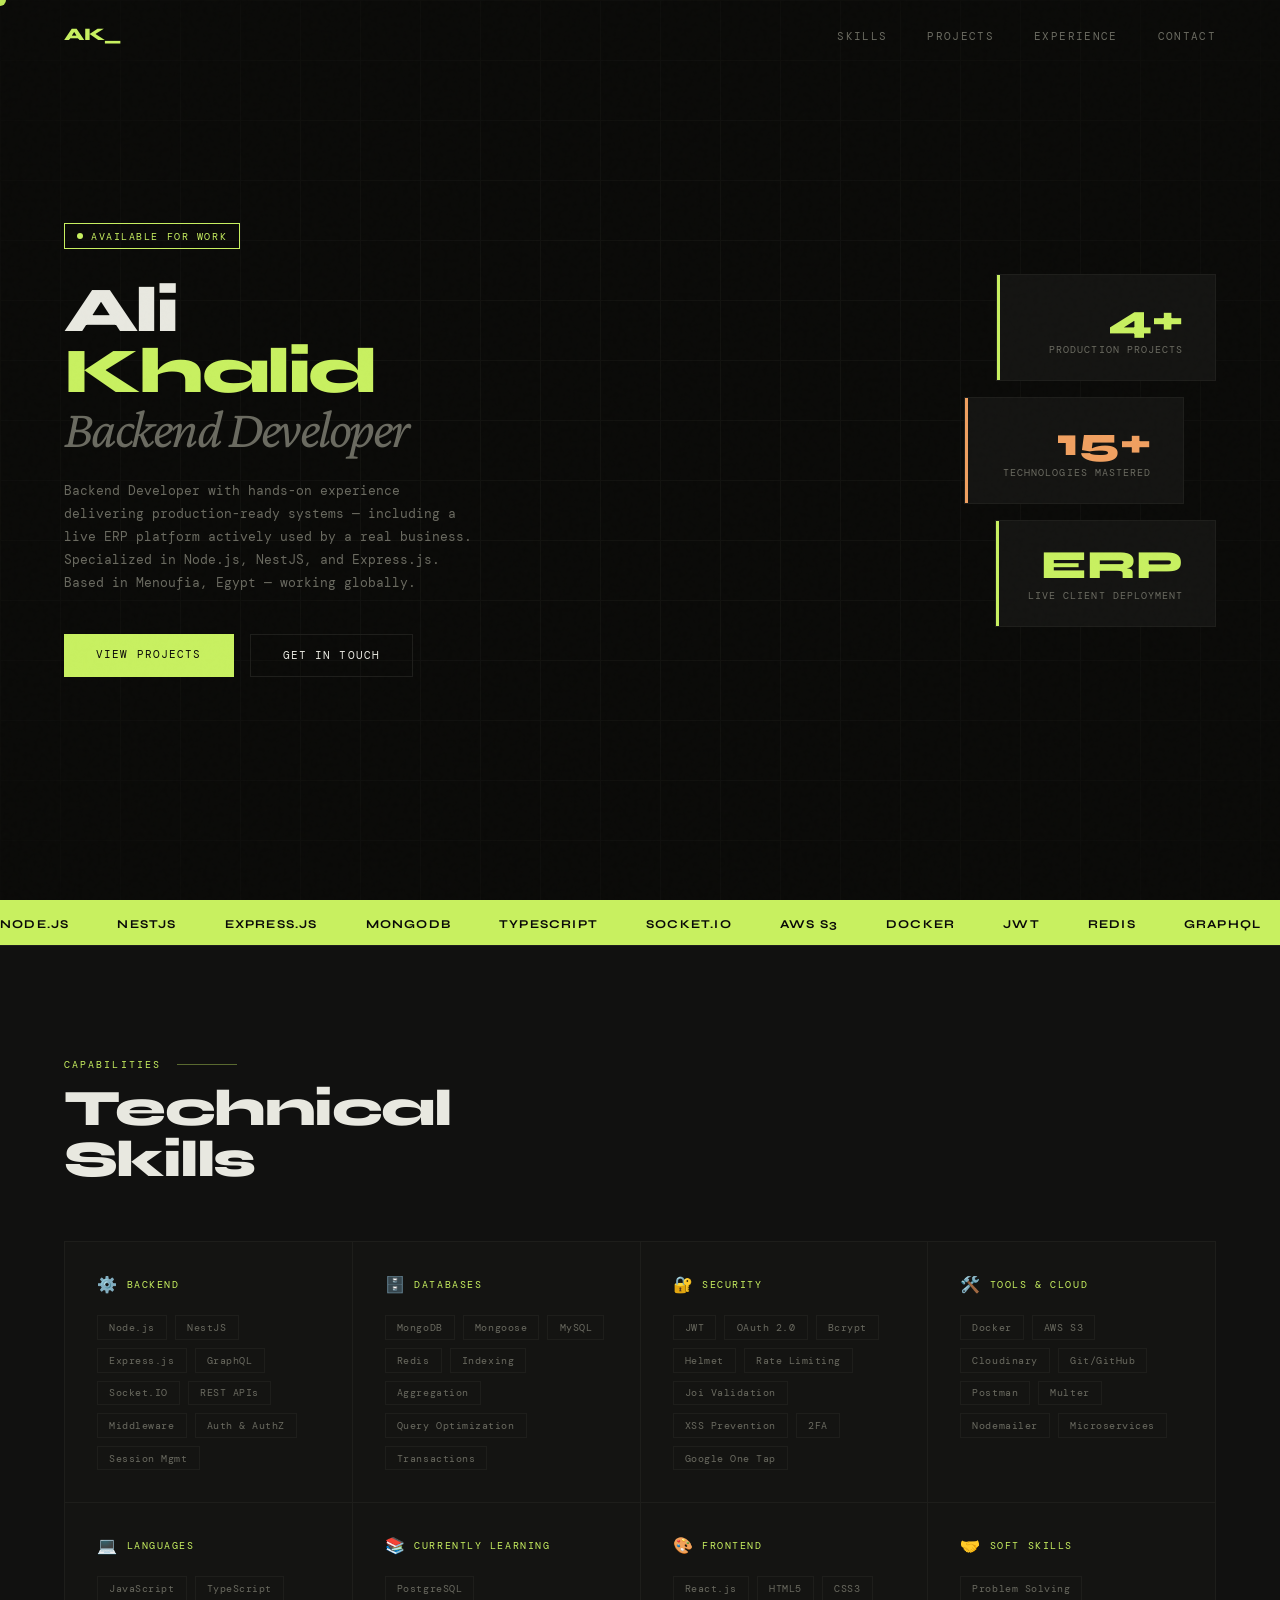
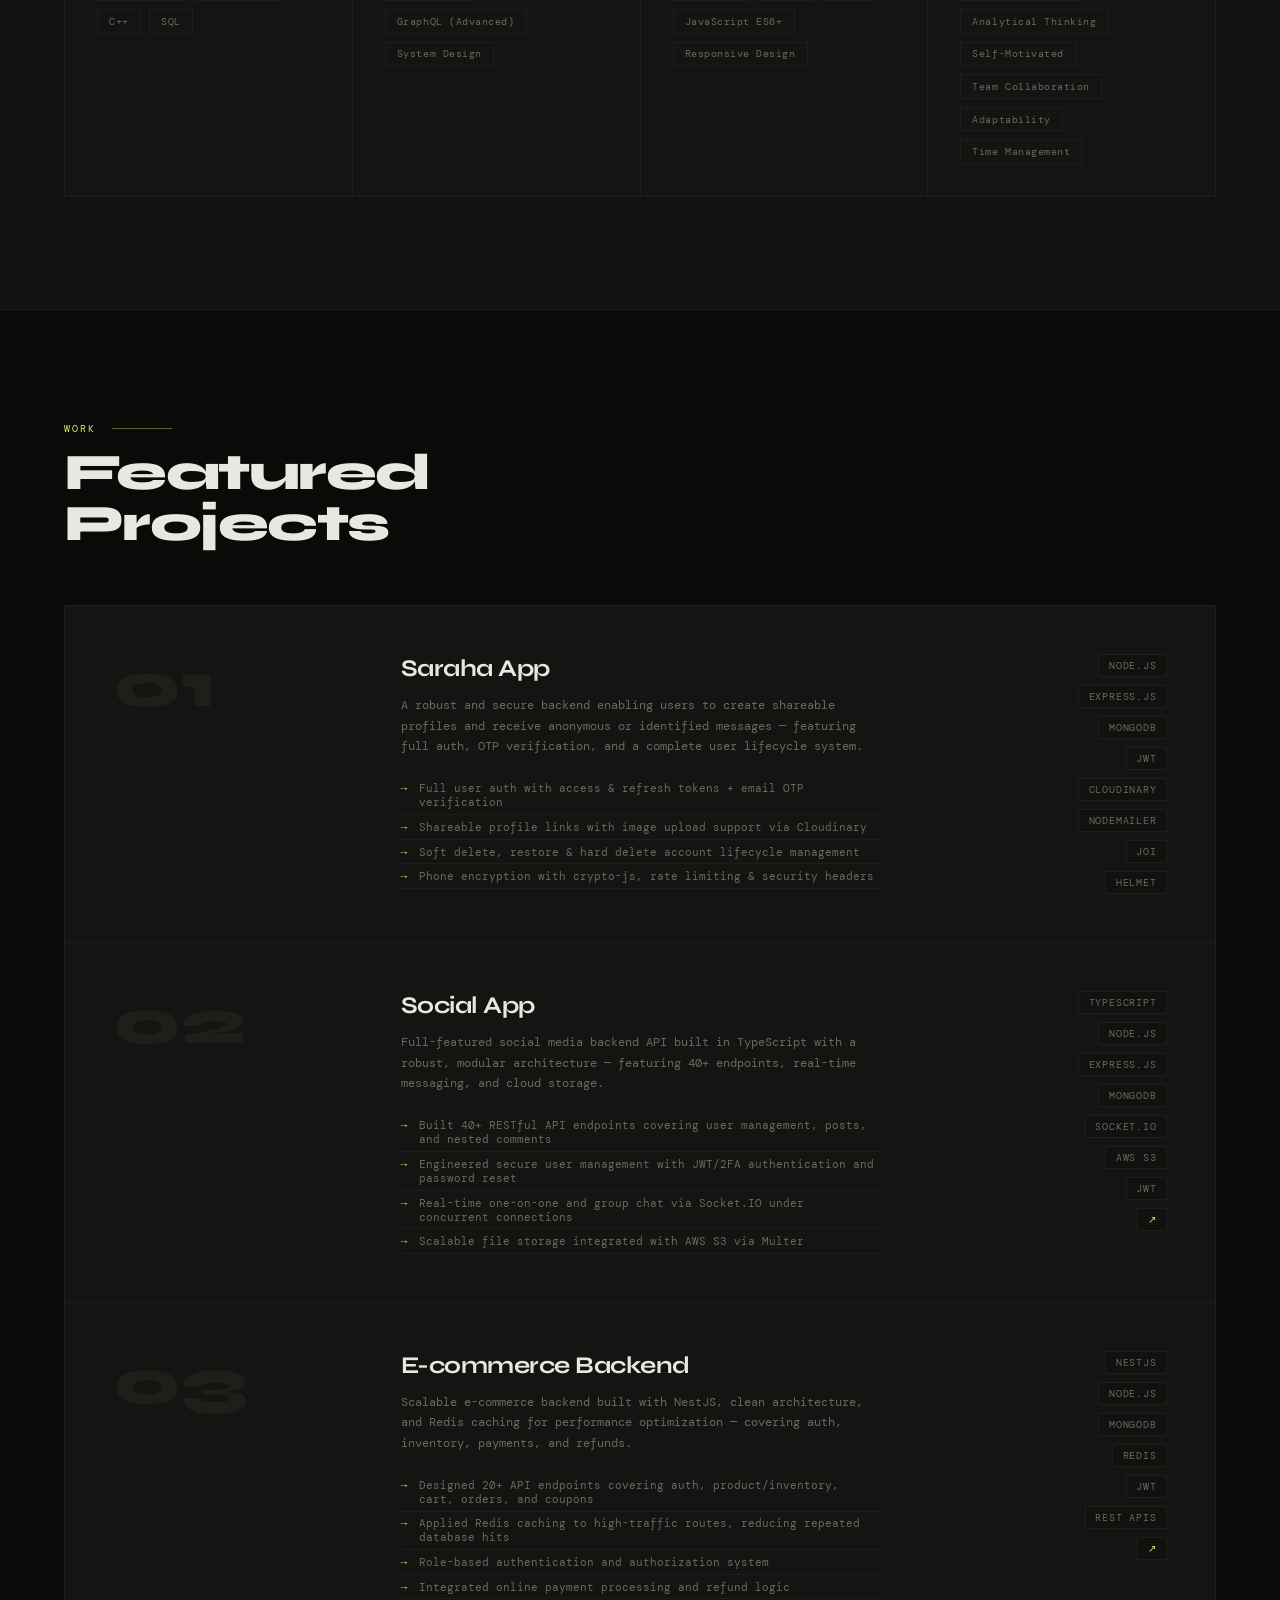
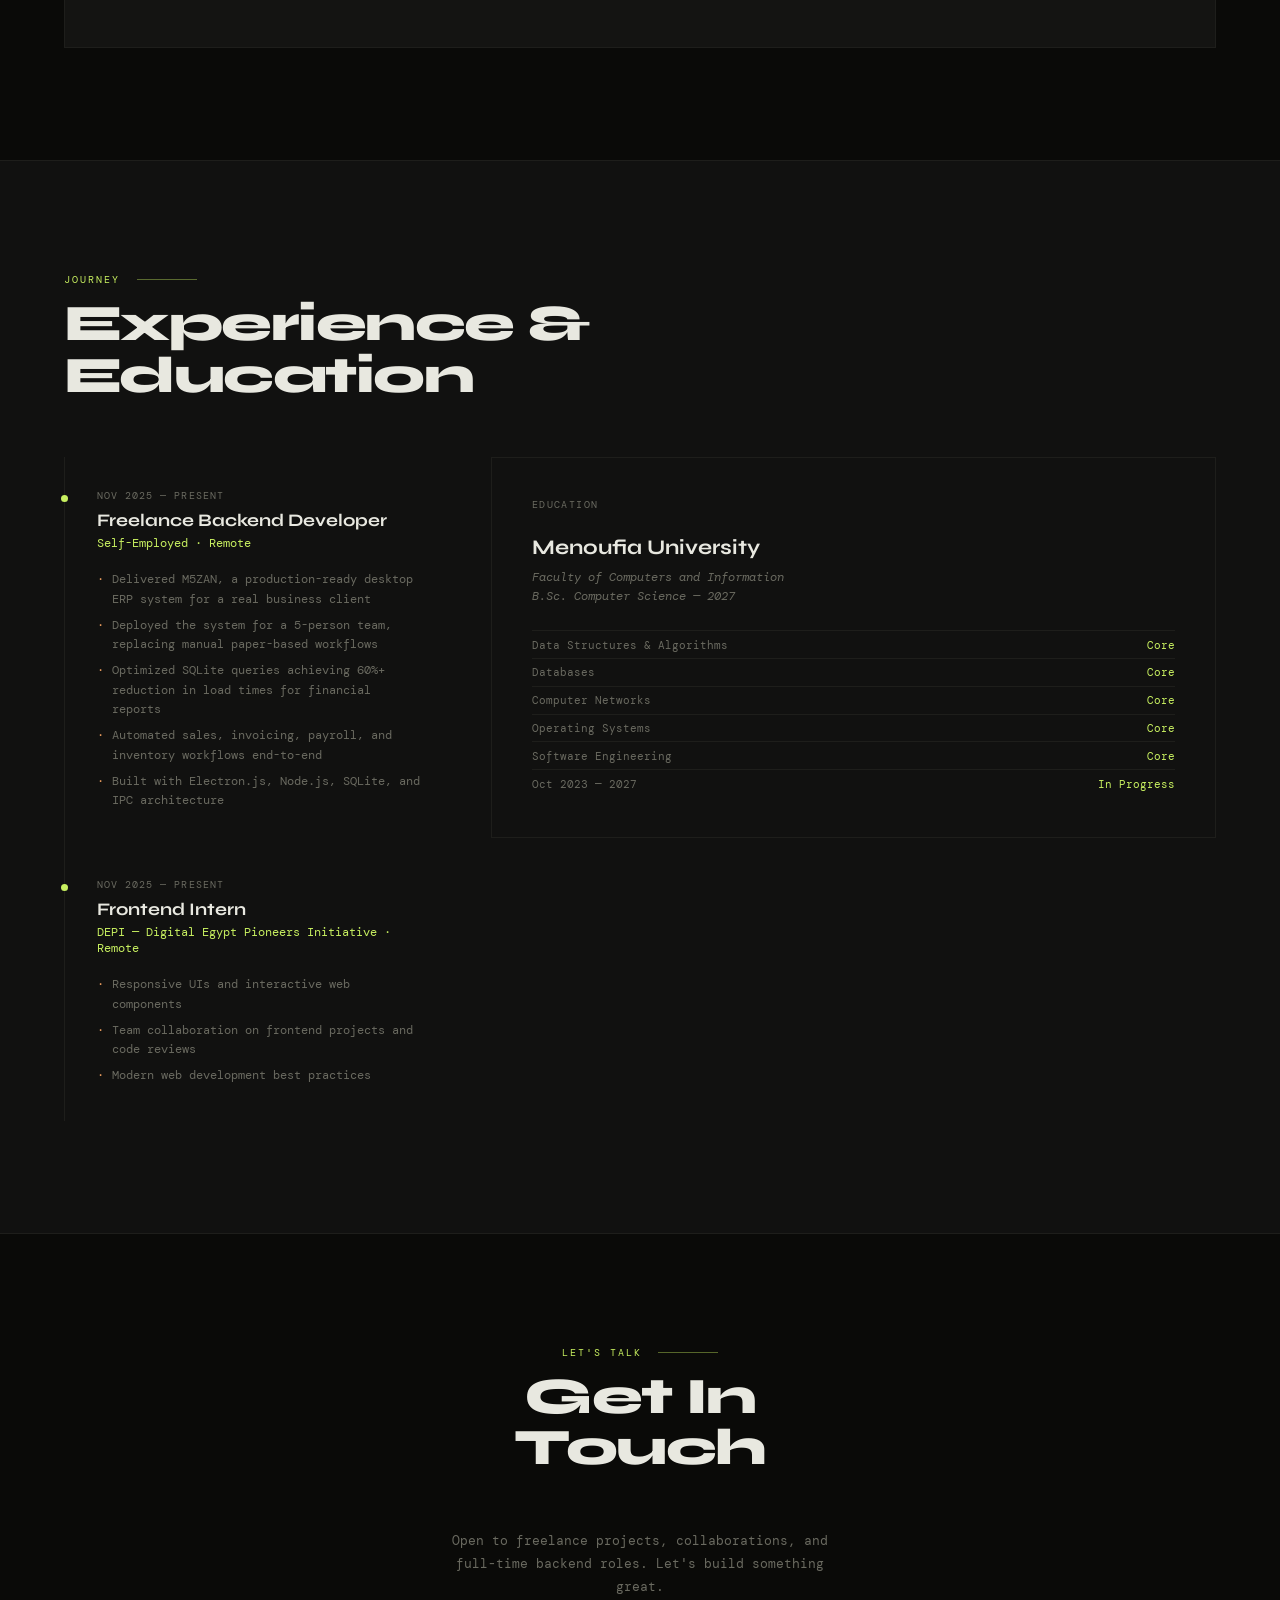
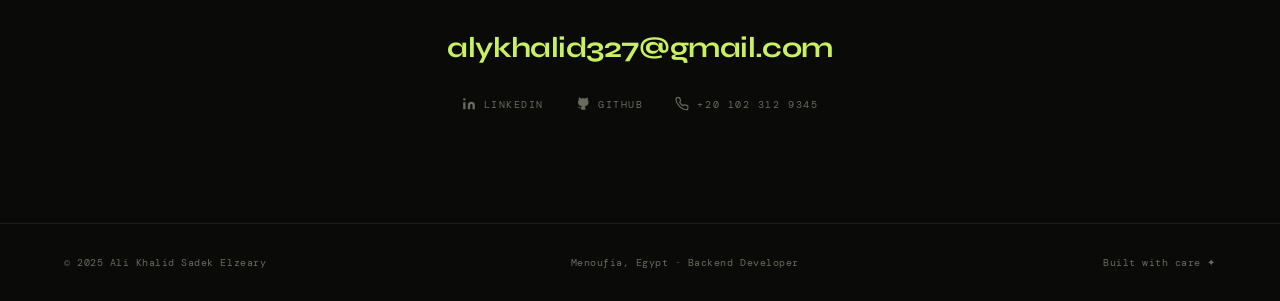
<file: index.html>
<!DOCTYPE html>
<html lang="en">
<head>
<meta charset="UTF-8">
<meta name="viewport" content="width=device-width, initial-scale=1.0">
<title>Ali Khalid — Backend Developer</title>
<link href="https://fonts.googleapis.com/css2?family=Syne:wght@400;600;700;800&family=DM+Mono:ital,wght@0,300;0,400;1,300&family=Crimson+Pro:ital,wght@0,300;1,300&display=swap" rel="stylesheet">
<link rel="stylesheet" href="main.css">
</head>
<body>

<div class="cursor" id="cursor"></div>

<!-- NAV -->
<nav id="nav">
  <a href="#" class="nav-logo">AK_</a>
  <ul class="nav-links">
    <li><a href="#skills">Skills</a></li>
    <li><a href="#projects">Projects</a></li>
    <li><a href="#experience">Experience</a></li>
    <li><a href="#contact">Contact</a></li>
  </ul>
</nav>

<!-- HERO -->
<section id="hero">
  <div class="hero-grid-bg"></div>
  <div class="hero-left">
    <div class="hero-tag">Available for Work</div>
    <h1>
      Ali<br>
      <span class="accent">Khalid</span>
      <span class="line2">Backend Developer</span>
    </h1>
    <p class="hero-desc">
      Backend Developer with hands-on experience delivering production-ready systems — including a live ERP platform actively used by a real business. Specialized in Node.js, NestJS, and Express.js. Based in Menoufia, Egypt — working globally.
    </p>
    <div class="hero-ctas">
      <a href="#projects" class="btn-primary">View Projects</a>
      <a href="#contact" class="btn-outline">Get in Touch</a>
    </div>
  </div>
  <div class="hero-right">
    <div class="stat-card">
      <div class="stat-num">4+</div>
      <div class="stat-label">Production Projects</div>
    </div>
    <div class="stat-card">
      <div class="stat-num">15+</div>
      <div class="stat-label">Technologies Mastered</div>
    </div>
    <div class="stat-card">
      <div class="stat-num">ERP</div>
      <div class="stat-label">Live Client Deployment</div>
    </div>
  </div>
</section>

<!-- MARQUEE -->
<div class="marquee-wrap">
  <div class="marquee-inner">
    <span>Node.js</span><span>NestJS</span><span>Express.js</span><span>MongoDB</span><span>TypeScript</span><span>Socket.IO</span><span>AWS S3</span><span>Docker</span><span>JWT</span><span>Redis</span><span>GraphQL</span><span>Electron.js</span><span>SQLite</span><span>C++</span><span>PostgreSQL</span>
    <span>Node.js</span><span>NestJS</span><span>Express.js</span><span>MongoDB</span><span>TypeScript</span><span>Socket.IO</span><span>AWS S3</span><span>Docker</span><span>JWT</span><span>Redis</span><span>GraphQL</span><span>Electron.js</span><span>SQLite</span><span>C++</span><span>PostgreSQL</span>
  </div>
</div>

<!-- SKILLS -->
<section id="skills">
  <div class="section-label">Capabilities</div>
  <h2>Technical<br>Skills</h2>
  <div class="skills-grid reveal">
    <div class="skill-group">
      <div class="skill-group-title"><span class="icon">⚙️</span> Backend</div>
      <div class="skill-tags">
        <span class="skill-tag">Node.js</span>
        <span class="skill-tag">NestJS</span>
        <span class="skill-tag">Express.js</span>
        <span class="skill-tag">GraphQL</span>
        <span class="skill-tag">Socket.IO</span>
        <span class="skill-tag">REST APIs</span>
        <span class="skill-tag">Middleware</span>
        <span class="skill-tag">Auth & AuthZ</span>
        <span class="skill-tag">Session Mgmt</span>
      </div>
    </div>
    <div class="skill-group">
      <div class="skill-group-title"><span class="icon">🗄️</span> Databases</div>
      <div class="skill-tags">
        <span class="skill-tag">MongoDB</span>
        <span class="skill-tag">Mongoose</span>
        <span class="skill-tag">MySQL</span>
        <span class="skill-tag">Redis</span>
        <span class="skill-tag">Indexing</span>
        <span class="skill-tag">Aggregation</span>
        <span class="skill-tag">Query Optimization</span>
        <span class="skill-tag">Transactions</span>
      </div>
    </div>
    <div class="skill-group">
      <div class="skill-group-title"><span class="icon">🔐</span> Security</div>
      <div class="skill-tags">
        <span class="skill-tag">JWT</span>
        <span class="skill-tag">OAuth 2.0</span>
        <span class="skill-tag">Bcrypt</span>
        <span class="skill-tag">Helmet</span>
        <span class="skill-tag">Rate Limiting</span>
        <span class="skill-tag">Joi Validation</span>
        <span class="skill-tag">XSS Prevention</span>
        <span class="skill-tag">2FA</span>
        <span class="skill-tag">Google One Tap</span>
      </div>
    </div>
    <div class="skill-group">
      <div class="skill-group-title"><span class="icon">🛠️</span> Tools & Cloud</div>
      <div class="skill-tags">
        <span class="skill-tag">Docker</span>
        <span class="skill-tag">AWS S3</span>
        <span class="skill-tag">Cloudinary</span>
        <span class="skill-tag">Git/GitHub</span>
        <span class="skill-tag">Postman</span>
        <span class="skill-tag">Multer</span>
        <span class="skill-tag">Nodemailer</span>
        <span class="skill-tag">Microservices</span>
      </div>
    </div>
    <div class="skill-group">
      <div class="skill-group-title"><span class="icon">💻</span> Languages</div>
      <div class="skill-tags">
        <span class="skill-tag">JavaScript</span>
        <span class="skill-tag">TypeScript</span>
        <span class="skill-tag">C++</span>
        <span class="skill-tag">SQL</span>
      </div>
    </div>
    <div class="skill-group">
      <div class="skill-group-title"><span class="icon">📚</span> Currently Learning</div>
      <div class="skill-tags">
        <span class="skill-tag">PostgreSQL</span>
        <span class="skill-tag">GraphQL (Advanced)</span>
        <span class="skill-tag">System Design</span>
      </div>
    </div>
    <div class="skill-group">
      <div class="skill-group-title"><span class="icon">🎨</span> Frontend</div>
      <div class="skill-tags">
        <span class="skill-tag">React.js</span>
        <span class="skill-tag">HTML5</span>
        <span class="skill-tag">CSS3</span>
        <span class="skill-tag">JavaScript ES6+</span>
        <span class="skill-tag">Responsive Design</span>
      </div>
    </div>
    <div class="skill-group">
      <div class="skill-group-title"><span class="icon">🤝</span> Soft Skills</div>
      <div class="skill-tags">
        <span class="skill-tag">Problem Solving</span>
        <span class="skill-tag">Analytical Thinking</span>
        <span class="skill-tag">Self-Motivated</span>
        <span class="skill-tag">Team Collaboration</span>
        <span class="skill-tag">Adaptability</span>
        <span class="skill-tag">Time Management</span>
      </div>
    </div>
  </div>
</section>

<!-- PROJECTS -->
<section id="projects">
  <div class="section-label">Work</div>
  <h2>Featured<br>Projects</h2>
  <div class="projects-list">

    <div class="project-card reveal">
      <div class="project-num">01</div>
      <div>
        <div class="project-name">Saraha App</div>
        <p class="project-desc">A robust and secure backend enabling users to create shareable profiles and receive anonymous or identified messages — featuring full auth, OTP verification, and a complete user lifecycle system.</p>
        <ul class="project-highlights">
          <li>Full user auth with access & refresh tokens + email OTP verification</li>
          <li>Shareable profile links with image upload support via Cloudinary</li>
          <li>Soft delete, restore & hard delete account lifecycle management</li>
          <li>Phone encryption with crypto-js, rate limiting & security headers</li>
        </ul>
      </div>
      <div class="project-stack">
        <span class="stack-tag">Node.js</span>
        <span class="stack-tag">Express.js</span>
        <span class="stack-tag">MongoDB</span>
        <span class="stack-tag">JWT</span>
        <span class="stack-tag">Cloudinary</span>
        <span class="stack-tag">Nodemailer</span>
        <span class="stack-tag">Joi</span>
        <span class="stack-tag">Helmet</span>
      </div>
    </div>

    <div class="project-card reveal">
      <div class="project-num">02</div>
      <div>
        <div class="project-name">Social App</div>
        <p class="project-desc">Full-featured social media backend API built in TypeScript with a robust, modular architecture — featuring 40+ endpoints, real-time messaging, and cloud storage.</p>
        <ul class="project-highlights">
          <li>Built 40+ RESTful API endpoints covering user management, posts, and nested comments</li>
          <li>Engineered secure user management with JWT/2FA authentication and password reset</li>
          <li>Real-time one-on-one and group chat via Socket.IO under concurrent connections</li>
          <li>Scalable file storage integrated with AWS S3 via Multer</li>
        </ul>
      </div>
      <div class="project-stack">
        <span class="stack-tag">TypeScript</span>
        <span class="stack-tag">Node.js</span>
        <span class="stack-tag">Express.js</span>
        <span class="stack-tag">MongoDB</span>
        <span class="stack-tag">Socket.IO</span>
        <span class="stack-tag">AWS S3</span>
        <span class="stack-tag">JWT</span>
        <span class="stack-tag"><a href="https://github.com/alyKhalid3/SocialApp" target="_blank" style="color:var(--accent);text-decoration:none;">↗</a></span>
      </div>
    </div>

    <div class="project-card reveal">
      <div class="project-num">03</div>
      <div>
        <div class="project-name">E-commerce Backend</div>
        <p class="project-desc">Scalable e-commerce backend built with NestJS, clean architecture, and Redis caching for performance optimization — covering auth, inventory, payments, and refunds.</p>
        <ul class="project-highlights">
          <li>Designed 20+ API endpoints covering auth, product/inventory, cart, orders, and coupons</li>
          <li>Applied Redis caching to high-traffic routes, reducing repeated database hits</li>
          <li>Role-based authentication and authorization system</li>
          <li>Integrated online payment processing and refund logic</li>
        </ul>
      </div>
      <div class="project-stack">
        <span class="stack-tag">NestJS</span>
        <span class="stack-tag">Node.js</span>
        <span class="stack-tag">MongoDB</span>
        <span class="stack-tag">Redis</span>
        <span class="stack-tag">JWT</span>
        <span class="stack-tag">REST APIs</span>
        <span class="stack-tag"><a href="https://github.com/alyKhalid3/E-commerce" target="_blank" style="color:var(--accent);text-decoration:none;">↗</a></span>
      </div>
    </div>

  </div>
</section>

<!-- EXPERIENCE -->
<section id="experience">
  <div class="section-label">Journey</div>
  <h2>Experience &amp;<br>Education</h2>
  <div class="exp-grid">
    <div class="exp-timeline">
      <div class="exp-item reveal">
        <div class="exp-period">Nov 2025 — Present</div>
        <div class="exp-role">Freelance Backend Developer</div>
        <div class="exp-company">Self-Employed · Remote</div>
        <ul class="exp-bullets">
          <li>Delivered M5ZAN, a production-ready desktop ERP system for a real business client</li>
          <li>Deployed the system for a 5-person team, replacing manual paper-based workflows</li>
          <li>Optimized SQLite queries achieving 60%+ reduction in load times for financial reports</li>
          <li>Automated sales, invoicing, payroll, and inventory workflows end-to-end</li>
          <li>Built with Electron.js, Node.js, SQLite, and IPC architecture</li>
        </ul>
      </div>
      <div class="exp-item reveal">
        <div class="exp-period">Nov 2025 — Present</div>
        <div class="exp-role">Frontend Intern</div>
        <div class="exp-company">DEPI — Digital Egypt Pioneers Initiative · Remote</div>
        <ul class="exp-bullets">
          <li>Responsive UIs and interactive web components</li>
          <li>Team collaboration on frontend projects and code reviews</li>
          <li>Modern web development best practices</li>
        </ul>
      </div>
    </div>
    <div>
      <div class="exp-education reveal">
        <div class="edu-label">Education</div>
        <div class="edu-school">Menoufia University</div>
        <div class="edu-degree">Faculty of Computers and Information<br>B.Sc. Computer Science — 2027</div>
        <div class="edu-detail">Data Structures & Algorithms <span>Core</span></div>
        <div class="edu-detail">Databases <span>Core</span></div>
        <div class="edu-detail">Computer Networks <span>Core</span></div>
        <div class="edu-detail">Operating Systems <span>Core</span></div>
        <div class="edu-detail">Software Engineering <span>Core</span></div>
        <div class="edu-detail">Oct 2023 — 2027 <span>In Progress</span></div>
      </div>
    </div>
  </div>
</section>

<!-- CONTACT -->
<section id="contact">
  <div class="contact-inner">
    <div class="section-label" style="justify-content:center;">Let's Talk</div>
    <h2>Get In<br>Touch</h2>
    <p class="hero-desc" style="margin:0 auto 1rem;">Open to freelance projects, collaborations, and full-time backend roles. Let's build something great.</p>
    <a href="mailto:alykhalid327@gmail.com" class="contact-email reveal">alykhalid327@gmail.com</a>
    <div class="contact-links reveal">
      <a href="https://www.linkedin.com/in/aly-khalid/" target="_blank" class="contact-link">
        <svg width="14" height="14" viewBox="0 0 24 24" fill="currentColor"><path d="M16 8a6 6 0 0 1 6 6v7h-4v-7a2 2 0 0 0-2-2 2 2 0 0 0-2 2v7h-4v-7a6 6 0 0 1 6-6zM2 9h4v12H2z"/><circle cx="4" cy="4" r="2"/></svg>
        LinkedIn
      </a>
      <a href="https://github.com/alyKhalid3" target="_blank" class="contact-link">
        <svg width="14" height="14" viewBox="0 0 24 24" fill="currentColor"><path d="M9 19c-5 1.5-5-2.5-7-3m14 6v-3.87a3.37 3.37 0 0 0-.94-2.61c3.14-.35 6.44-1.54 6.44-7A5.44 5.44 0 0 0 20 4.77 5.07 5.07 0 0 0 19.91 1S18.73.65 16 2.48a13.38 13.38 0 0 0-7 0C6.27.65 5.09 1 5.09 1A5.07 5.07 0 0 0 5 4.77a5.44 5.44 0 0 0-1.5 3.78c0 5.42 3.3 6.61 6.44 7A3.37 3.37 0 0 0 9 18.13V22"/></svg>
        GitHub
      </a>
      <a href="tel:+201023129345" class="contact-link">
        <svg width="14" height="14" viewBox="0 0 24 24" fill="none" stroke="currentColor" stroke-width="2"><path d="M22 16.92v3a2 2 0 0 1-2.18 2 19.79 19.79 0 0 1-8.63-3.07A19.5 19.5 0 0 1 4.69 12a19.79 19.79 0 0 1-3.07-8.67A2 2 0 0 1 3.6 1.18h3a2 2 0 0 1 2 1.72c.127.96.361 1.903.7 2.81a2 2 0 0 1-.45 2.11L7.91 8.91a16 16 0 0 0 6 6l.91-.91a2 2 0 0 1 2.11-.45c.907.339 1.85.573 2.81.7A2 2 0 0 1 22 16.92z"/></svg>
        +20 102 312 9345
      </a>
    </div>
  </div>
</section>

<!-- FOOTER -->
<footer>
  <p>© 2025 Ali Khalid Sadek Elzeary</p>
  <p>Menoufia, Egypt · Backend Developer</p>
  <p>Built with care ✦</p>
</footer>

<script src="index.js">
</script>
</body>
</html>
</file>
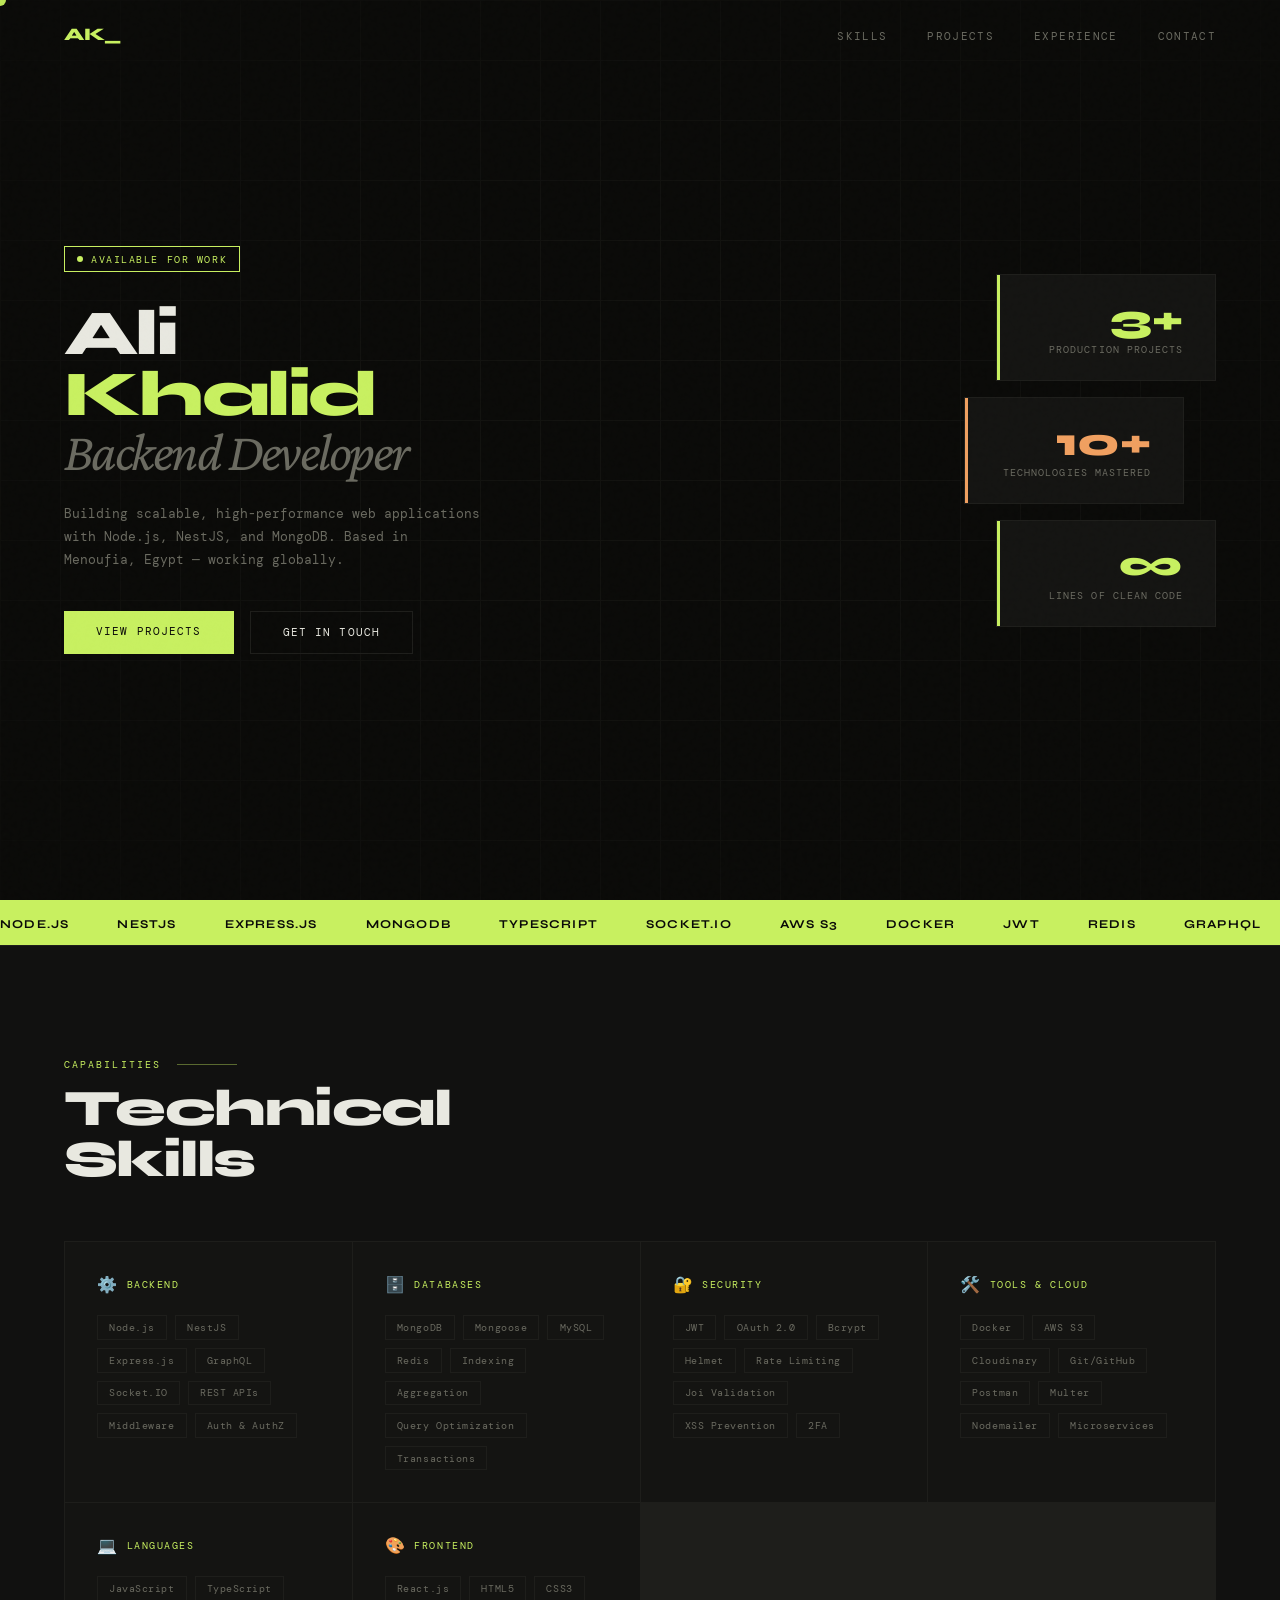
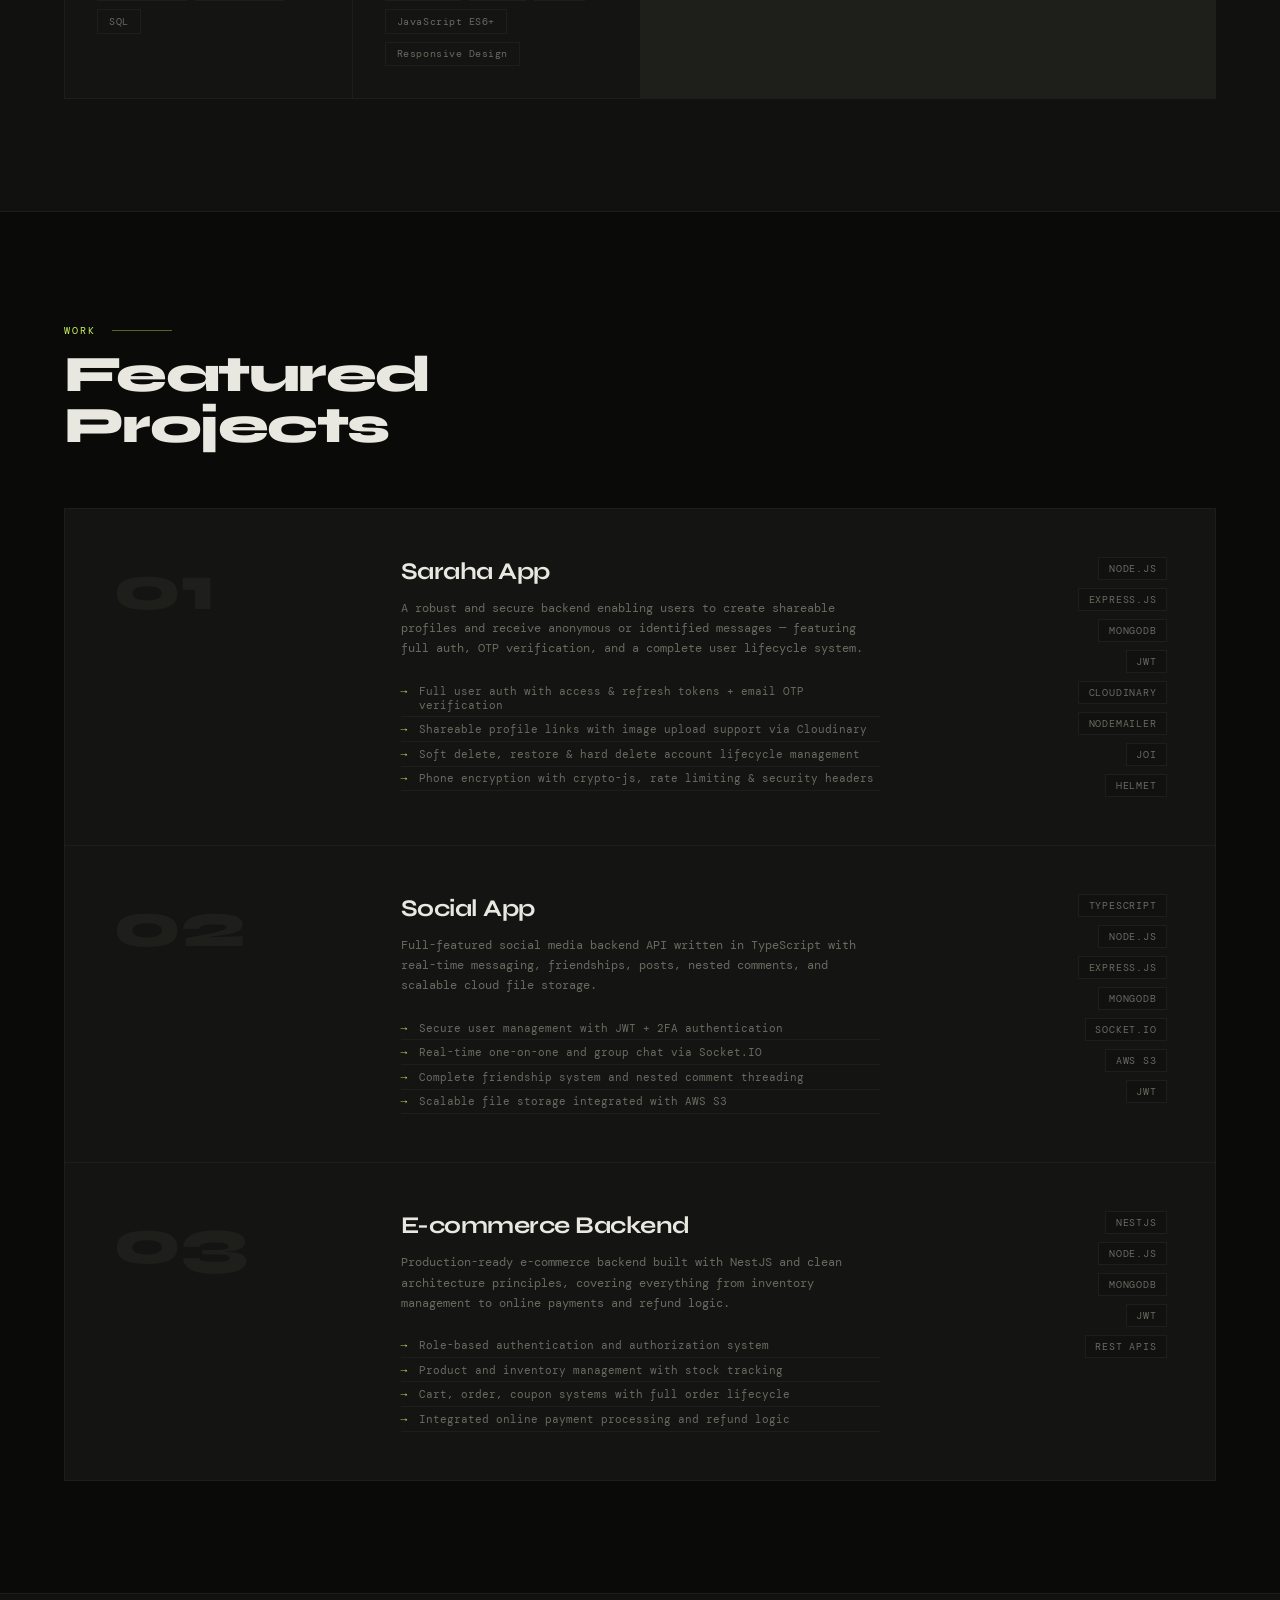
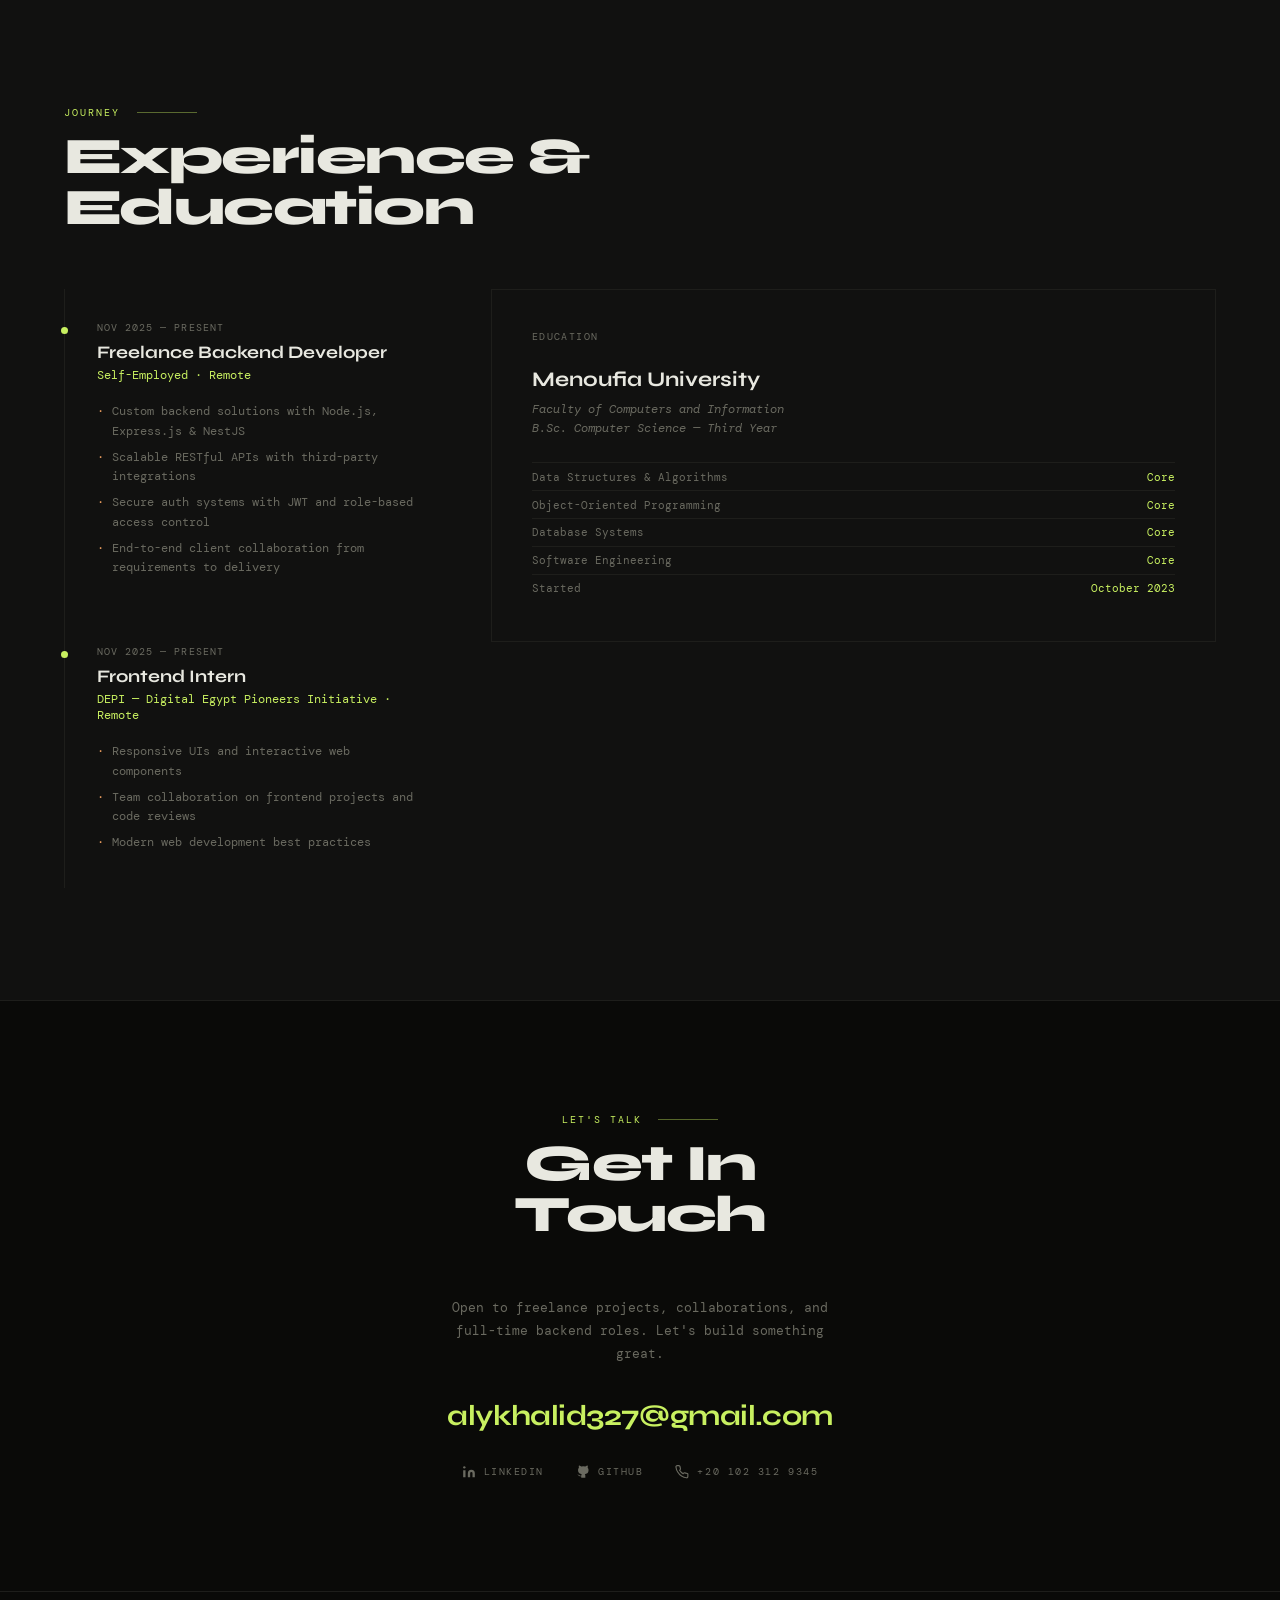
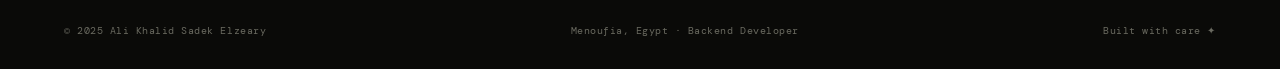
<file: portfolio.html>
<!DOCTYPE html>
<html lang="en">
<head>
<meta charset="UTF-8">
<meta name="viewport" content="width=device-width, initial-scale=1.0">
<title>Ali Khalid — Backend Developer</title>
<link href="https://fonts.googleapis.com/css2?family=Syne:wght@400;600;700;800&family=DM+Mono:ital,wght@0,300;0,400;1,300&family=Crimson+Pro:ital,wght@0,300;1,300&display=swap" rel="stylesheet">
<link rel="stylesheet" href="main.css">
</head>
<body>

<div class="cursor" id="cursor"></div>

<!-- NAV -->
<nav id="nav">
  <a href="#" class="nav-logo">AK_</a>
  <ul class="nav-links">
    <li><a href="#skills">Skills</a></li>
    <li><a href="#projects">Projects</a></li>
    <li><a href="#experience">Experience</a></li>
    <li><a href="#contact">Contact</a></li>
  </ul>
</nav>

<!-- HERO -->
<section id="hero">
  <div class="hero-grid-bg"></div>
  <div class="hero-left">
    <div class="hero-tag">Available for Work</div>
    <h1>
      Ali<br>
      <span class="accent">Khalid</span>
      <span class="line2">Backend Developer</span>
    </h1>
    <p class="hero-desc">
      Building scalable, high-performance web applications with Node.js, NestJS, and MongoDB. Based in Menoufia, Egypt — working globally.
    </p>
    <div class="hero-ctas">
      <a href="#projects" class="btn-primary">View Projects</a>
      <a href="#contact" class="btn-outline">Get in Touch</a>
    </div>
  </div>
  <div class="hero-right">
    <div class="stat-card">
      <div class="stat-num">3+</div>
      <div class="stat-label">Production Projects</div>
    </div>
    <div class="stat-card">
      <div class="stat-num">10+</div>
      <div class="stat-label">Technologies Mastered</div>
    </div>
    <div class="stat-card">
      <div class="stat-num">∞</div>
      <div class="stat-label">Lines of Clean Code</div>
    </div>
  </div>
</section>

<!-- MARQUEE -->
<div class="marquee-wrap">
  <div class="marquee-inner">
    <span>Node.js</span><span>NestJS</span><span>Express.js</span><span>MongoDB</span><span>TypeScript</span><span>Socket.IO</span><span>AWS S3</span><span>Docker</span><span>JWT</span><span>Redis</span><span>GraphQL</span><span>React.js</span>
    <span>Node.js</span><span>NestJS</span><span>Express.js</span><span>MongoDB</span><span>TypeScript</span><span>Socket.IO</span><span>AWS S3</span><span>Docker</span><span>JWT</span><span>Redis</span><span>GraphQL</span><span>React.js</span>
  </div>
</div>

<!-- SKILLS -->
<section id="skills">
  <div class="section-label">Capabilities</div>
  <h2>Technical<br>Skills</h2>
  <div class="skills-grid reveal">
    <div class="skill-group">
      <div class="skill-group-title"><span class="icon">⚙️</span> Backend</div>
      <div class="skill-tags">
        <span class="skill-tag">Node.js</span>
        <span class="skill-tag">NestJS</span>
        <span class="skill-tag">Express.js</span>
        <span class="skill-tag">GraphQL</span>
        <span class="skill-tag">Socket.IO</span>
        <span class="skill-tag">REST APIs</span>
        <span class="skill-tag">Middleware</span>
        <span class="skill-tag">Auth & AuthZ</span>
      </div>
    </div>
    <div class="skill-group">
      <div class="skill-group-title"><span class="icon">🗄️</span> Databases</div>
      <div class="skill-tags">
        <span class="skill-tag">MongoDB</span>
        <span class="skill-tag">Mongoose</span>
        <span class="skill-tag">MySQL</span>
        <span class="skill-tag">Redis</span>
        <span class="skill-tag">Indexing</span>
        <span class="skill-tag">Aggregation</span>
        <span class="skill-tag">Query Optimization</span>
        <span class="skill-tag">Transactions</span>
      </div>
    </div>
    <div class="skill-group">
      <div class="skill-group-title"><span class="icon">🔐</span> Security</div>
      <div class="skill-tags">
        <span class="skill-tag">JWT</span>
        <span class="skill-tag">OAuth 2.0</span>
        <span class="skill-tag">Bcrypt</span>
        <span class="skill-tag">Helmet</span>
        <span class="skill-tag">Rate Limiting</span>
        <span class="skill-tag">Joi Validation</span>
        <span class="skill-tag">XSS Prevention</span>
        <span class="skill-tag">2FA</span>
      </div>
    </div>
    <div class="skill-group">
      <div class="skill-group-title"><span class="icon">🛠️</span> Tools & Cloud</div>
      <div class="skill-tags">
        <span class="skill-tag">Docker</span>
        <span class="skill-tag">AWS S3</span>
        <span class="skill-tag">Cloudinary</span>
        <span class="skill-tag">Git/GitHub</span>
        <span class="skill-tag">Postman</span>
        <span class="skill-tag">Multer</span>
        <span class="skill-tag">Nodemailer</span>
        <span class="skill-tag">Microservices</span>
      </div>
    </div>
    <div class="skill-group">
      <div class="skill-group-title"><span class="icon">💻</span> Languages</div>
      <div class="skill-tags">
        <span class="skill-tag">JavaScript</span>
        <span class="skill-tag">TypeScript</span>
        <span class="skill-tag">SQL</span>
      </div>
    </div>
    <div class="skill-group">
      <div class="skill-group-title"><span class="icon">🎨</span> Frontend</div>
      <div class="skill-tags">
        <span class="skill-tag">React.js</span>
        <span class="skill-tag">HTML5</span>
        <span class="skill-tag">CSS3</span>
        <span class="skill-tag">JavaScript ES6+</span>
        <span class="skill-tag">Responsive Design</span>
      </div>
    </div>
  </div>
</section>

<!-- PROJECTS -->
<section id="projects">
  <div class="section-label">Work</div>
  <h2>Featured<br>Projects</h2>
  <div class="projects-list">

    <div class="project-card reveal">
      <div class="project-num">01</div>
      <div>
        <div class="project-name">Saraha App</div>
        <p class="project-desc">A robust and secure backend enabling users to create shareable profiles and receive anonymous or identified messages — featuring full auth, OTP verification, and a complete user lifecycle system.</p>
        <ul class="project-highlights">
          <li>Full user auth with access & refresh tokens + email OTP verification</li>
          <li>Shareable profile links with image upload support via Cloudinary</li>
          <li>Soft delete, restore & hard delete account lifecycle management</li>
          <li>Phone encryption with crypto-js, rate limiting & security headers</li>
        </ul>
      </div>
      <div class="project-stack">
        <span class="stack-tag">Node.js</span>
        <span class="stack-tag">Express.js</span>
        <span class="stack-tag">MongoDB</span>
        <span class="stack-tag">JWT</span>
        <span class="stack-tag">Cloudinary</span>
        <span class="stack-tag">Nodemailer</span>
        <span class="stack-tag">Joi</span>
        <span class="stack-tag">Helmet</span>
      </div>
    </div>

    <div class="project-card reveal">
      <div class="project-num">02</div>
      <div>
        <div class="project-name">Social App</div>
        <p class="project-desc">Full-featured social media backend API written in TypeScript with real-time messaging, friendships, posts, nested comments, and scalable cloud file storage.</p>
        <ul class="project-highlights">
          <li>Secure user management with JWT + 2FA authentication</li>
          <li>Real-time one-on-one and group chat via Socket.IO</li>
          <li>Complete friendship system and nested comment threading</li>
          <li>Scalable file storage integrated with AWS S3</li>
        </ul>
      </div>
      <div class="project-stack">
        <span class="stack-tag">TypeScript</span>
        <span class="stack-tag">Node.js</span>
        <span class="stack-tag">Express.js</span>
        <span class="stack-tag">MongoDB</span>
        <span class="stack-tag">Socket.IO</span>
        <span class="stack-tag">AWS S3</span>
        <span class="stack-tag">JWT</span>
      </div>
    </div>

    <div class="project-card reveal">
      <div class="project-num">03</div>
      <div>
        <div class="project-name">E-commerce Backend</div>
        <p class="project-desc">Production-ready e-commerce backend built with NestJS and clean architecture principles, covering everything from inventory management to online payments and refund logic.</p>
        <ul class="project-highlights">
          <li>Role-based authentication and authorization system</li>
          <li>Product and inventory management with stock tracking</li>
          <li>Cart, order, coupon systems with full order lifecycle</li>
          <li>Integrated online payment processing and refund logic</li>
        </ul>
      </div>
      <div class="project-stack">
        <span class="stack-tag">NestJS</span>
        <span class="stack-tag">Node.js</span>
        <span class="stack-tag">MongoDB</span>
        <span class="stack-tag">JWT</span>
        <span class="stack-tag">REST APIs</span>
      </div>
    </div>

  </div>
</section>

<!-- EXPERIENCE -->
<section id="experience">
  <div class="section-label">Journey</div>
  <h2>Experience &amp;<br>Education</h2>
  <div class="exp-grid">
    <div class="exp-timeline">
      <div class="exp-item reveal">
        <div class="exp-period">Nov 2025 — Present</div>
        <div class="exp-role">Freelance Backend Developer</div>
        <div class="exp-company">Self-Employed · Remote</div>
        <ul class="exp-bullets">
          <li>Custom backend solutions with Node.js, Express.js & NestJS</li>
          <li>Scalable RESTful APIs with third-party integrations</li>
          <li>Secure auth systems with JWT and role-based access control</li>
          <li>End-to-end client collaboration from requirements to delivery</li>
        </ul>
      </div>
      <div class="exp-item reveal">
        <div class="exp-period">Nov 2025 — Present</div>
        <div class="exp-role">Frontend Intern</div>
        <div class="exp-company">DEPI — Digital Egypt Pioneers Initiative · Remote</div>
        <ul class="exp-bullets">
          <li>Responsive UIs and interactive web components</li>
          <li>Team collaboration on frontend projects and code reviews</li>
          <li>Modern web development best practices</li>
        </ul>
      </div>
    </div>
    <div>
      <div class="exp-education reveal">
        <div class="edu-label">Education</div>
        <div class="edu-school">Menoufia University</div>
        <div class="edu-degree">Faculty of Computers and Information<br>B.Sc. Computer Science — Third Year</div>
        <div class="edu-detail">Data Structures & Algorithms <span>Core</span></div>
        <div class="edu-detail">Object-Oriented Programming <span>Core</span></div>
        <div class="edu-detail">Database Systems <span>Core</span></div>
        <div class="edu-detail">Software Engineering <span>Core</span></div>
        <div class="edu-detail">Started <span>October 2023</span></div>
      </div>
    </div>
  </div>
</section>

<!-- CONTACT -->
<section id="contact">
  <div class="contact-inner">
    <div class="section-label" style="justify-content:center;">Let's Talk</div>
    <h2>Get In<br>Touch</h2>
    <p class="hero-desc" style="margin:0 auto 1rem;">Open to freelance projects, collaborations, and full-time backend roles. Let's build something great.</p>
    <a href="mailto:alykhalid327@gmail.com" class="contact-email reveal">alykhalid327@gmail.com</a>
    <div class="contact-links reveal">
      <a href="https://www.linkedin.com/in/aly-khalid/" target="_blank" class="contact-link">
        <svg width="14" height="14" viewBox="0 0 24 24" fill="currentColor"><path d="M16 8a6 6 0 0 1 6 6v7h-4v-7a2 2 0 0 0-2-2 2 2 0 0 0-2 2v7h-4v-7a6 6 0 0 1 6-6zM2 9h4v12H2z"/><circle cx="4" cy="4" r="2"/></svg>
        LinkedIn
      </a>
      <a href="https://github.com/alyKhalid3" target="_blank" class="contact-link">
        <svg width="14" height="14" viewBox="0 0 24 24" fill="currentColor"><path d="M9 19c-5 1.5-5-2.5-7-3m14 6v-3.87a3.37 3.37 0 0 0-.94-2.61c3.14-.35 6.44-1.54 6.44-7A5.44 5.44 0 0 0 20 4.77 5.07 5.07 0 0 0 19.91 1S18.73.65 16 2.48a13.38 13.38 0 0 0-7 0C6.27.65 5.09 1 5.09 1A5.07 5.07 0 0 0 5 4.77a5.44 5.44 0 0 0-1.5 3.78c0 5.42 3.3 6.61 6.44 7A3.37 3.37 0 0 0 9 18.13V22"/></svg>
        GitHub
      </a>
      <a href="tel:+201023129345" class="contact-link">
        <svg width="14" height="14" viewBox="0 0 24 24" fill="none" stroke="currentColor" stroke-width="2"><path d="M22 16.92v3a2 2 0 0 1-2.18 2 19.79 19.79 0 0 1-8.63-3.07A19.5 19.5 0 0 1 4.69 12a19.79 19.79 0 0 1-3.07-8.67A2 2 0 0 1 3.6 1.18h3a2 2 0 0 1 2 1.72c.127.96.361 1.903.7 2.81a2 2 0 0 1-.45 2.11L7.91 8.91a16 16 0 0 0 6 6l.91-.91a2 2 0 0 1 2.11-.45c.907.339 1.85.573 2.81.7A2 2 0 0 1 22 16.92z"/></svg>
        +20 102 312 9345
      </a>
    </div>
  </div>
</section>

<!-- FOOTER -->
<footer>
  <p>© 2025 Ali Khalid Sadek Elzeary</p>
  <p>Menoufia, Egypt · Backend Developer</p>
  <p>Built with care ✦</p>
</footer>

<script src="index.js">
</script>
</body>
</html>
</file>
<file: main.css>
:root {
    --bg: #0a0a08;
    --surface: #111110;
    --border: #1e1e1b;
    --accent: #c8f060;
    --accent2: #f0a060;
    --text: #e8e8e0;
    --muted: #6a6a60;
    --card: #141412;
  }

  *, *::before, *::after { box-sizing: border-box; margin: 0; padding: 0; }

  html { scroll-behavior: smooth; }

  body {
    font-family: 'DM Mono', monospace;
    background: var(--bg);
    color: var(--text);
    overflow-x: hidden;
    cursor: none;
  }

  /* Custom cursor */
  .cursor {
    width: 12px; height: 12px;
    background: var(--accent);
    border-radius: 50%;
    position: fixed;
    top: 0; left: 0;
    pointer-events: none;
    z-index: 9999;
    transform: translate(-50%, -50%);
    transition: transform 0.1s, width 0.2s, height 0.2s, background 0.2s;
    mix-blend-mode: difference;
  }
  .cursor.hovered { width: 40px; height: 40px; }

  /* Noise overlay */
  body::before {
    content: '';
    position: fixed;
    inset: 0;
    background-image: url("data:image/svg+xml,%3Csvg viewBox='0 0 200 200' xmlns='http://www.w3.org/2000/svg'%3E%3Cfilter id='n'%3E%3CfeTurbulence type='fractalNoise' baseFrequency='0.9' numOctaves='4' stitchTiles='stitch'/%3E%3C/filter%3E%3Crect width='100%25' height='100%25' filter='url(%23n)' opacity='0.04'/%3E%3C/svg%3E");
    pointer-events: none;
    z-index: 1000;
    opacity: 0.4;
  }

  /* NAV */
  nav {
    position: fixed;
    top: 0; left: 0; right: 0;
    z-index: 100;
    display: flex;
    align-items: center;
    justify-content: space-between;
    padding: 1.5rem 4rem;
    border-bottom: 1px solid transparent;
    transition: border-color 0.3s, background 0.3s;
  }
  nav.scrolled {
    border-color: var(--border);
    background: rgba(10,10,8,0.9);
    backdrop-filter: blur(12px);
  }
  .nav-logo {
    font-family: 'Syne', sans-serif;
    font-weight: 800;
    font-size: 1.1rem;
    letter-spacing: -0.02em;
    color: var(--accent);
    text-decoration: none;
  }
  .nav-links { display: flex; gap: 2.5rem; list-style: none; }
  .nav-links a {
    font-size: 0.7rem;
    letter-spacing: 0.12em;
    text-transform: uppercase;
    color: var(--muted);
    text-decoration: none;
    transition: color 0.2s;
  }
  .nav-links a:hover { color: var(--accent); }

  /* HERO */
  #hero {
    min-height: 100vh;
    display: grid;
    grid-template-columns: 1fr 1fr;
    padding: 0 4rem;
    align-items: center;
    position: relative;
    overflow: hidden;
  }
  .hero-grid-bg {
    position: absolute;
    inset: 0;
    background-image:
      linear-gradient(var(--border) 1px, transparent 1px),
      linear-gradient(90deg, var(--border) 1px, transparent 1px);
    background-size: 60px 60px;
    mask-image: radial-gradient(ellipse 80% 80% at 50% 50%, black 30%, transparent 100%);
    opacity: 0.4;
  }
  .hero-left { position: relative; z-index: 2; }
  .hero-tag {
    display: inline-flex;
    align-items: center;
    gap: 0.5rem;
    font-size: 0.65rem;
    letter-spacing: 0.15em;
    text-transform: uppercase;
    color: var(--accent);
    border: 1px solid var(--accent);
    padding: 0.35rem 0.75rem;
    margin-bottom: 2rem;
    opacity: 0;
    animation: fadeUp 0.8s 0.2s forwards;
  }
  .hero-tag::before {
    content: '';
    width: 6px; height: 6px;
    background: var(--accent);
    border-radius: 50%;
    animation: pulse 2s infinite;
  }
  @keyframes pulse {
    0%, 100% { opacity: 1; }
    50% { opacity: 0.3; }
  }
  h1 {
    font-family: 'Syne', sans-serif;
    font-weight: 800;
    font-size: clamp(3rem, 5vw, 5.5rem);
    line-height: 0.95;
    letter-spacing: -0.04em;
    margin-bottom: 1.5rem;
    opacity: 0;
    animation: fadeUp 0.8s 0.4s forwards;
  }
  h1 .accent { color: var(--accent); }
  h1 .line2 { display: block; color: var(--muted); font-style: italic; font-weight: 400; font-family: 'Crimson Pro', serif; font-size: 0.85em; }
  .hero-desc {
    font-size: 0.8rem;
    line-height: 1.8;
    color: var(--muted);
    max-width: 420px;
    margin-bottom: 2.5rem;
    opacity: 0;
    animation: fadeUp 0.8s 0.6s forwards;
  }
  .hero-ctas {
    display: flex;
    gap: 1rem;
    opacity: 0;
    animation: fadeUp 0.8s 0.8s forwards;
  }
  .btn-primary {
    background: var(--accent);
    color: var(--bg);
    padding: 0.85rem 2rem;
    font-family: 'DM Mono', monospace;
    font-size: 0.7rem;
    letter-spacing: 0.1em;
    text-transform: uppercase;
    text-decoration: none;
    font-weight: 400;
    transition: transform 0.2s, box-shadow 0.2s;
  }
  .btn-primary:hover { transform: translateY(-2px); box-shadow: 0 8px 30px rgba(200,240,96,0.3); }
  .btn-outline {
    border: 1px solid var(--border);
    color: var(--text);
    padding: 0.85rem 2rem;
    font-family: 'DM Mono', monospace;
    font-size: 0.7rem;
    letter-spacing: 0.1em;
    text-transform: uppercase;
    text-decoration: none;
    transition: border-color 0.2s, color 0.2s;
  }
  .btn-outline:hover { border-color: var(--accent); color: var(--accent); }

  .hero-right {
    position: relative;
    z-index: 2;
    display: flex;
    flex-direction: column;
    align-items: flex-end;
    gap: 1rem;
    opacity: 0;
    animation: fadeUp 0.8s 0.5s forwards;
  }
  .stat-card {
    background: var(--card);
    border: 1px solid var(--border);
    padding: 1.5rem 2rem;
    text-align: right;
    min-width: 220px;
    position: relative;
    overflow: hidden;
  }
  .stat-card::before {
    content: '';
    position: absolute;
    top: 0; left: 0;
    width: 3px; height: 100%;
    background: var(--accent);
  }
  .stat-num {
    font-family: 'Syne', sans-serif;
    font-size: 2.5rem;
    font-weight: 800;
    color: var(--accent);
    line-height: 1;
  }
  .stat-label {
    font-size: 0.65rem;
    letter-spacing: 0.1em;
    text-transform: uppercase;
    color: var(--muted);
    margin-top: 0.25rem;
  }
  .stat-card:nth-child(2) { margin-right: 2rem; }
  .stat-card:nth-child(2)::before { background: var(--accent2); }
  .stat-card:nth-child(2) .stat-num { color: var(--accent2); }

  @keyframes fadeUp {
    from { opacity: 0; transform: translateY(24px); }
    to { opacity: 1; transform: translateY(0); }
  }

  /* SECTIONS */
  section { padding: 7rem 4rem; }
  .section-label {
    font-size: 0.65rem;
    letter-spacing: 0.2em;
    text-transform: uppercase;
    color: var(--accent);
    margin-bottom: 0.75rem;
    display: flex;
    align-items: center;
    gap: 1rem;
  }
  .section-label::after {
    content: '';
    flex: 1;
    max-width: 60px;
    height: 1px;
    background: var(--accent);
    opacity: 0.4;
  }
  h2 {
    font-family: 'Syne', sans-serif;
    font-weight: 800;
    font-size: clamp(2rem, 4vw, 3.5rem);
    letter-spacing: -0.03em;
    line-height: 1;
    margin-bottom: 3.5rem;
  }

  /* SKILLS */
  #skills { background: var(--surface); border-top: 1px solid var(--border); border-bottom: 1px solid var(--border); }
  .skills-grid {
    display: grid;
    grid-template-columns: repeat(auto-fill, minmax(280px, 1fr));
    gap: 1px;
    background: var(--border);
    border: 1px solid var(--border);
  }
  .skill-group {
    background: var(--card);
    padding: 2rem;
    transition: background 0.2s;
  }
  .skill-group:hover { background: #1a1a17; }
  .skill-group-title {
    font-size: 0.65rem;
    letter-spacing: 0.15em;
    text-transform: uppercase;
    color: var(--accent);
    margin-bottom: 1.25rem;
    display: flex;
    align-items: center;
    gap: 0.5rem;
  }
  .skill-group-title .icon { font-size: 1rem; }
  .skill-tags { display: flex; flex-wrap: wrap; gap: 0.5rem; }
  .skill-tag {
    font-size: 0.65rem;
    letter-spacing: 0.05em;
    padding: 0.3rem 0.7rem;
    border: 1px solid var(--border);
    color: var(--muted);
    transition: border-color 0.2s, color 0.2s;
  }
  .skill-tag:hover { border-color: var(--accent); color: var(--accent); }

  /* PROJECTS */
  .projects-list { display: flex; flex-direction: column; gap: 1px; background: var(--border); border: 1px solid var(--border); }
  .project-card {
    background: var(--card);
    display: grid;
    grid-template-columns: 1fr 2fr 1fr;
    gap: 3rem;
    padding: 3rem;
    align-items: start;
    transition: background 0.2s;
    position: relative;
    overflow: hidden;
  }
  .project-card::after {
    content: '';
    position: absolute;
    bottom: 0; left: 0;
    width: 0; height: 2px;
    background: var(--accent);
    transition: width 0.4s;
  }
  .project-card:hover { background: #161614; }
  .project-card:hover::after { width: 100%; }
  .project-num {
    font-family: 'Syne', sans-serif;
    font-size: 4rem;
    font-weight: 800;
    color: var(--border);
    line-height: 1;
    transition: color 0.3s;
  }
  .project-card:hover .project-num { color: var(--accent); opacity: 0.3; }
  .project-name {
    font-family: 'Syne', sans-serif;
    font-size: 1.5rem;
    font-weight: 700;
    letter-spacing: -0.02em;
    margin-bottom: 0.75rem;
  }
  .project-desc {
    font-size: 0.75rem;
    line-height: 1.7;
    color: var(--muted);
    margin-bottom: 1.25rem;
  }
  .project-highlights { list-style: none; }
  .project-highlights li {
    font-size: 0.7rem;
    color: var(--muted);
    padding: 0.3rem 0;
    border-bottom: 1px solid var(--border);
    display: flex;
    align-items: flex-start;
    gap: 0.75rem;
  }
  .project-highlights li::before { content: '→'; color: var(--accent); flex-shrink: 0; }
  .project-stack { display: flex; flex-direction: column; align-items: flex-end; gap: 0.5rem; }
  .stack-tag {
    font-size: 0.6rem;
    letter-spacing: 0.08em;
    text-transform: uppercase;
    padding: 0.25rem 0.6rem;
    background: var(--surface);
    border: 1px solid var(--border);
    color: var(--muted);
  }

  /* EXPERIENCE */
  #experience { background: var(--surface); border-top: 1px solid var(--border); border-bottom: 1px solid var(--border); }
  .exp-grid { display: grid; grid-template-columns: 1fr 2fr; gap: 4rem; }
  .exp-timeline { position: relative; }
  .exp-item {
    padding: 2rem 0 2rem 2rem;
    border-left: 1px solid var(--border);
    position: relative;
  }
  .exp-item::before {
    content: '';
    position: absolute;
    left: -4px; top: 2.4rem;
    width: 7px; height: 7px;
    background: var(--accent);
    border-radius: 50%;
  }
  .exp-period {
    font-size: 0.65rem;
    letter-spacing: 0.1em;
    text-transform: uppercase;
    color: var(--muted);
    margin-bottom: 0.5rem;
  }
  .exp-role {
    font-family: 'Syne', sans-serif;
    font-size: 1.1rem;
    font-weight: 700;
    margin-bottom: 0.25rem;
  }
  .exp-company { font-size: 0.75rem; color: var(--accent); margin-bottom: 1rem; }
  .exp-bullets { list-style: none; }
  .exp-bullets li {
    font-size: 0.72rem;
    color: var(--muted);
    line-height: 1.7;
    padding: 0.2rem 0;
    display: flex;
    gap: 0.5rem;
  }
  .exp-bullets li::before { content: '·'; color: var(--accent2); flex-shrink: 0; }
  .exp-education {
    padding: 2.5rem;
    border: 1px solid var(--border);
    position: sticky;
    top: 6rem;
  }
  .edu-label {
    font-size: 0.6rem;
    letter-spacing: 0.15em;
    text-transform: uppercase;
    color: var(--muted);
    margin-bottom: 1.5rem;
  }
  .edu-school {
    font-family: 'Syne', sans-serif;
    font-size: 1.3rem;
    font-weight: 700;
    margin-bottom: 0.5rem;
  }
  .edu-degree {
    font-size: 0.75rem;
    color: var(--muted);
    line-height: 1.6;
    margin-bottom: 1.5rem;
    font-style: italic;
  }
  .edu-detail {
    font-size: 0.7rem;
    color: var(--muted);
    padding: 0.4rem 0;
    border-top: 1px solid var(--border);
    display: flex;
    justify-content: space-between;
  }
  .edu-detail span { color: var(--accent); }

  /* CONTACT */
  #contact { text-align: center; }
  .contact-inner { max-width: 600px; margin: 0 auto; }
  .contact-email {
    font-family: 'Syne', sans-serif;
    font-size: clamp(1rem, 2.5vw, 1.8rem);
    font-weight: 700;
    color: var(--accent);
    text-decoration: none;
    letter-spacing: -0.02em;
    display: block;
    margin: 2rem 0;
    transition: opacity 0.2s;
  }
  .contact-email:hover { opacity: 0.7; }
  .contact-links { display: flex; justify-content: center; gap: 2rem; margin-top: 2rem; }
  .contact-link {
    font-size: 0.65rem;
    letter-spacing: 0.15em;
    text-transform: uppercase;
    color: var(--muted);
    text-decoration: none;
    transition: color 0.2s;
    display: flex;
    align-items: center;
    gap: 0.5rem;
  }
  .contact-link:hover { color: var(--accent); }

  /* FOOTER */
  footer {
    padding: 2rem 4rem;
    border-top: 1px solid var(--border);
    display: flex;
    justify-content: space-between;
    align-items: center;
  }
  footer p { font-size: 0.65rem; color: var(--muted); letter-spacing: 0.05em; }

  /* SCROLL REVEAL */
  .reveal { opacity: 0; transform: translateY(30px); transition: opacity 0.7s, transform 0.7s; }
  .reveal.visible { opacity: 1; transform: translateY(0); }

  /* MARQUEE */
  .marquee-wrap {
    background: var(--accent);
    padding: 0.75rem 0;
    overflow: hidden;
    white-space: nowrap;
  }
  .marquee-inner {
    display: inline-block;
    animation: marquee 20s linear infinite;
  }
  .marquee-inner span {
    font-family: 'Syne', sans-serif;
    font-size: 0.75rem;
    font-weight: 700;
    letter-spacing: 0.1em;
    text-transform: uppercase;
    color: var(--bg);
    margin-right: 3rem;
  }
  @keyframes marquee { from { transform: translateX(0); } to { transform: translateX(-50%); } }

  @media (max-width: 900px) {
    nav { padding: 1.2rem 2rem; }
    #hero { grid-template-columns: 1fr; padding: 8rem 2rem 4rem; }
    .hero-right { align-items: flex-start; flex-direction: row; flex-wrap: wrap; }
    .stat-card:nth-child(2) { margin-right: 0; }
    section { padding: 4rem 2rem; }
    .project-card { grid-template-columns: 1fr; gap: 1.5rem; }
    .exp-grid { grid-template-columns: 1fr; }
    footer { flex-direction: column; gap: 1rem; text-align: center; }
    .nav-links { display: none; }
  }
</file>
